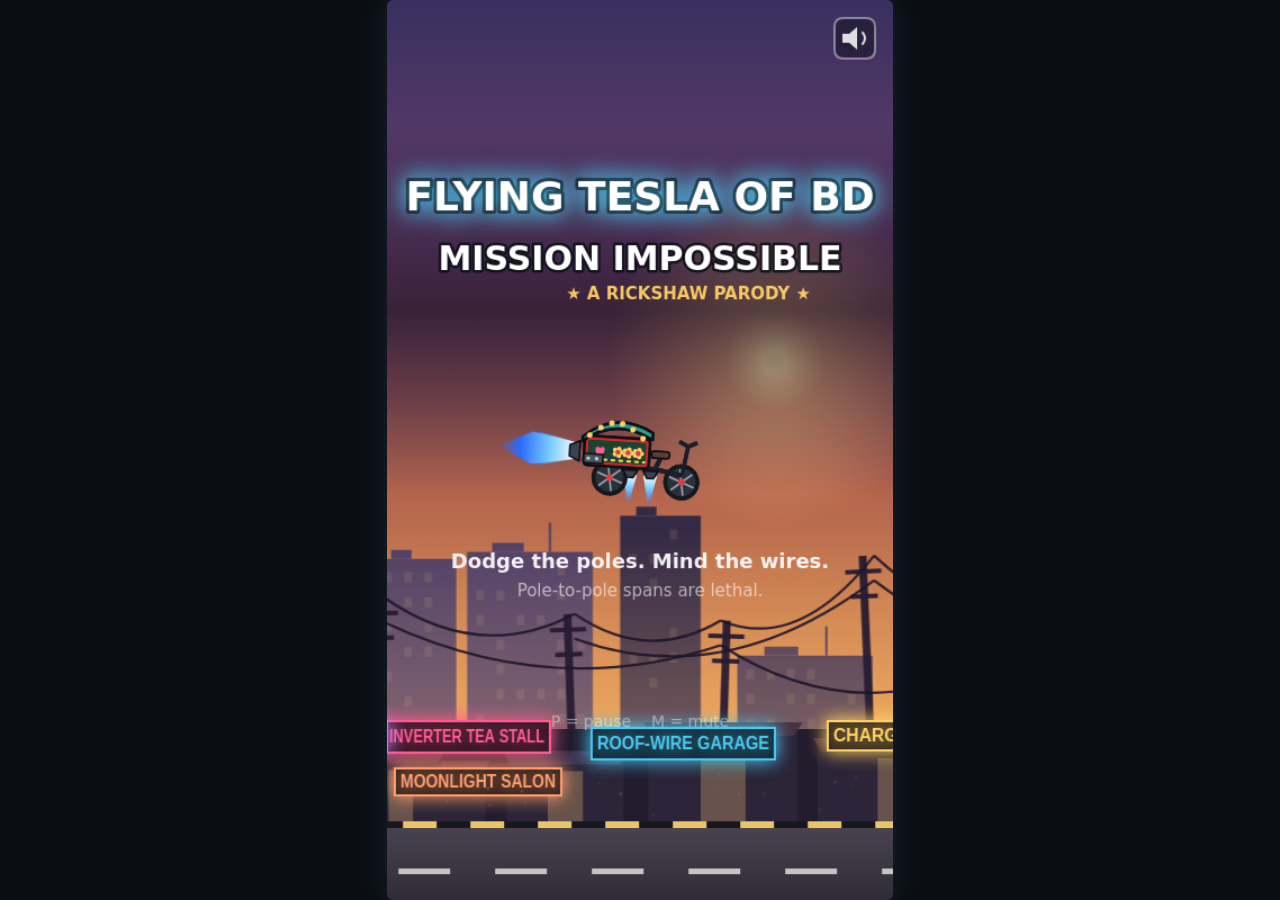
<file: assets/games/volt-flyer/index.html>
<!DOCTYPE html>
<html lang="en">
<head>
<meta charset="utf-8">
<meta name="viewport" content="width=device-width, initial-scale=1, maximum-scale=1, user-scalable=no, viewport-fit=cover">
<meta name="theme-color" content="#0b0d12">
<title>Flying Tesla of BD — Mission Impossible</title>
<style>
    html, body {
        margin: 0;
        padding: 0;
        height: 100%;
        background: #0b0d12;
        overflow: hidden;
        overscroll-behavior: none;
    }
    body {
        display: flex;
        align-items: center;
        justify-content: center;
    }
    #game {
        touch-action: none;
        user-select: none;
        -webkit-user-select: none;
        -webkit-tap-highlight-color: transparent;
        border-radius: 6px;
        box-shadow: 0 0 40px rgba(76, 201, 240, 0.12);
    }
</style>
</head>
<body>
<canvas id="game" width="450" height="800"></canvas>
<script src="src/config.js"></script>
<script src="src/art.js"></script>
<script src="src/audio.js"></script>
<script src="src/background.js"></script>
<script src="src/player.js"></script>
<script src="src/obstacles.js"></script>
<script src="src/game.js"></script>
</body>
</html>
</file>
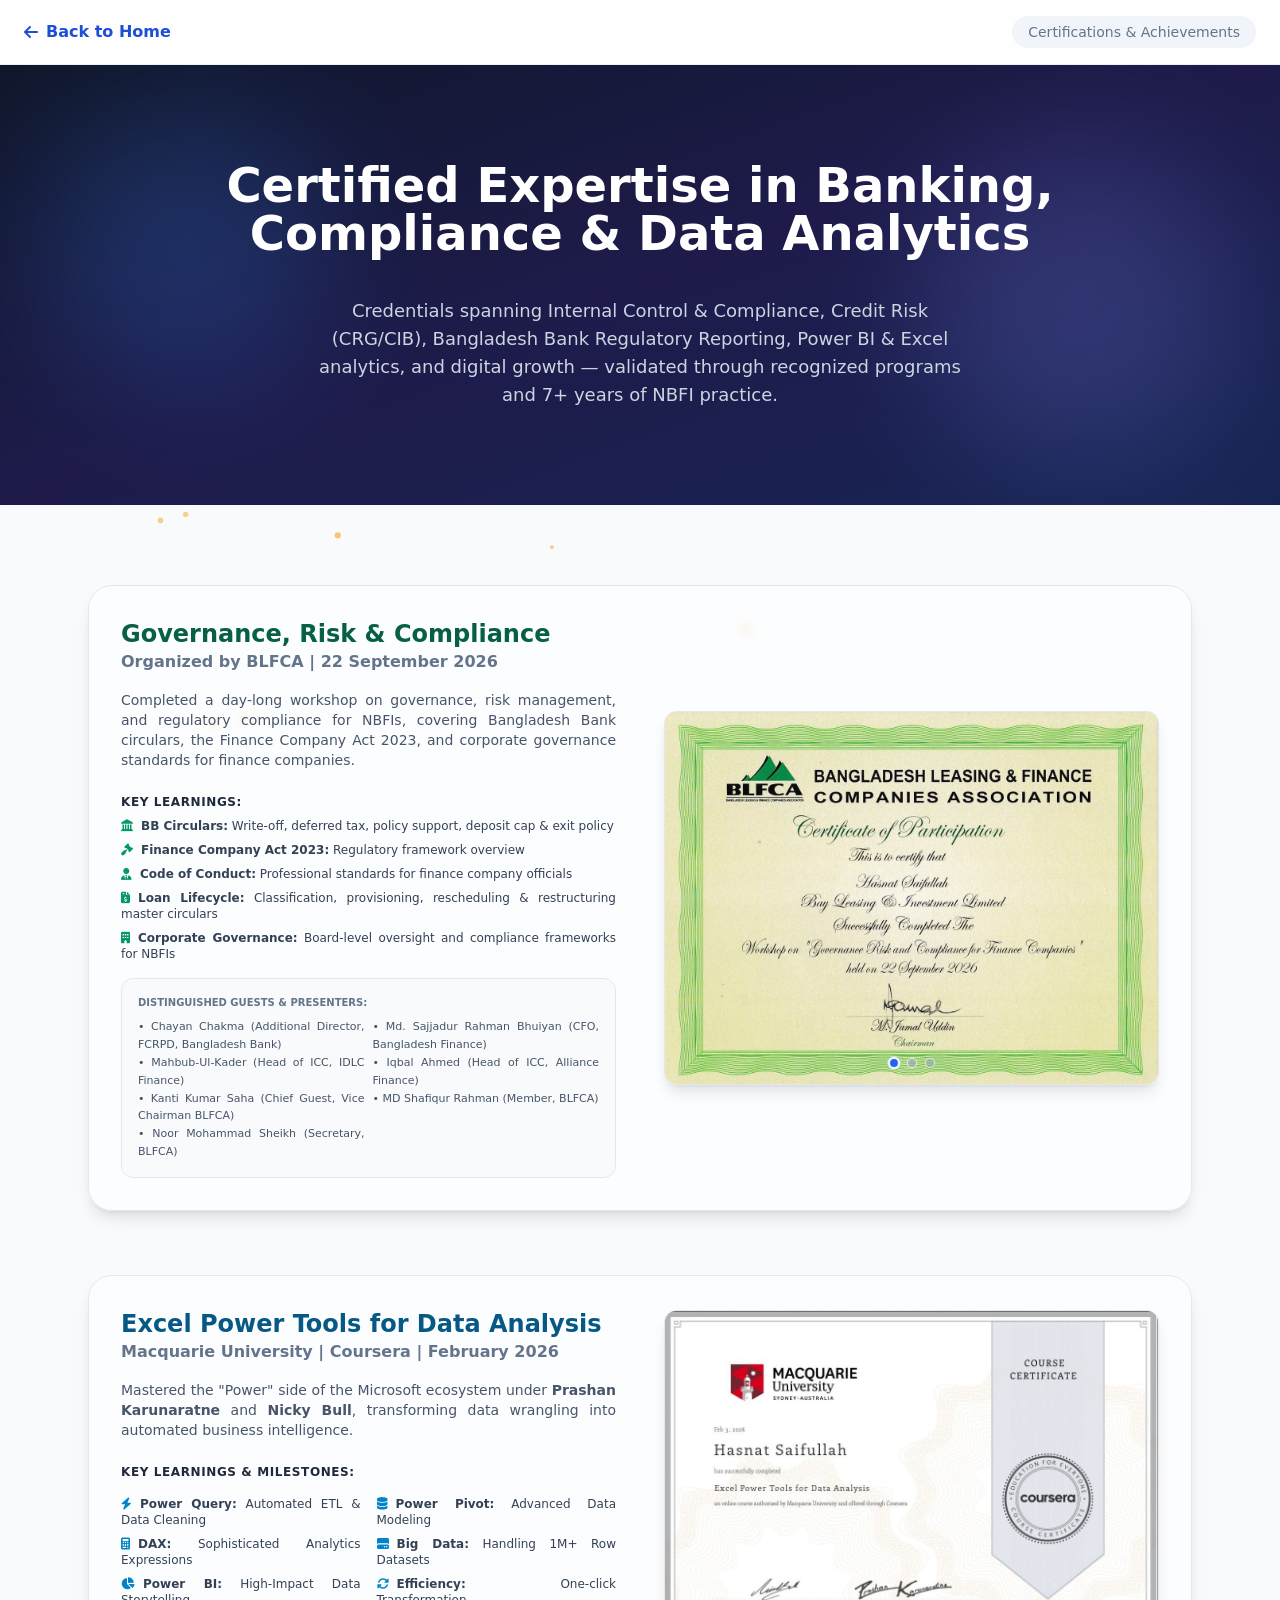
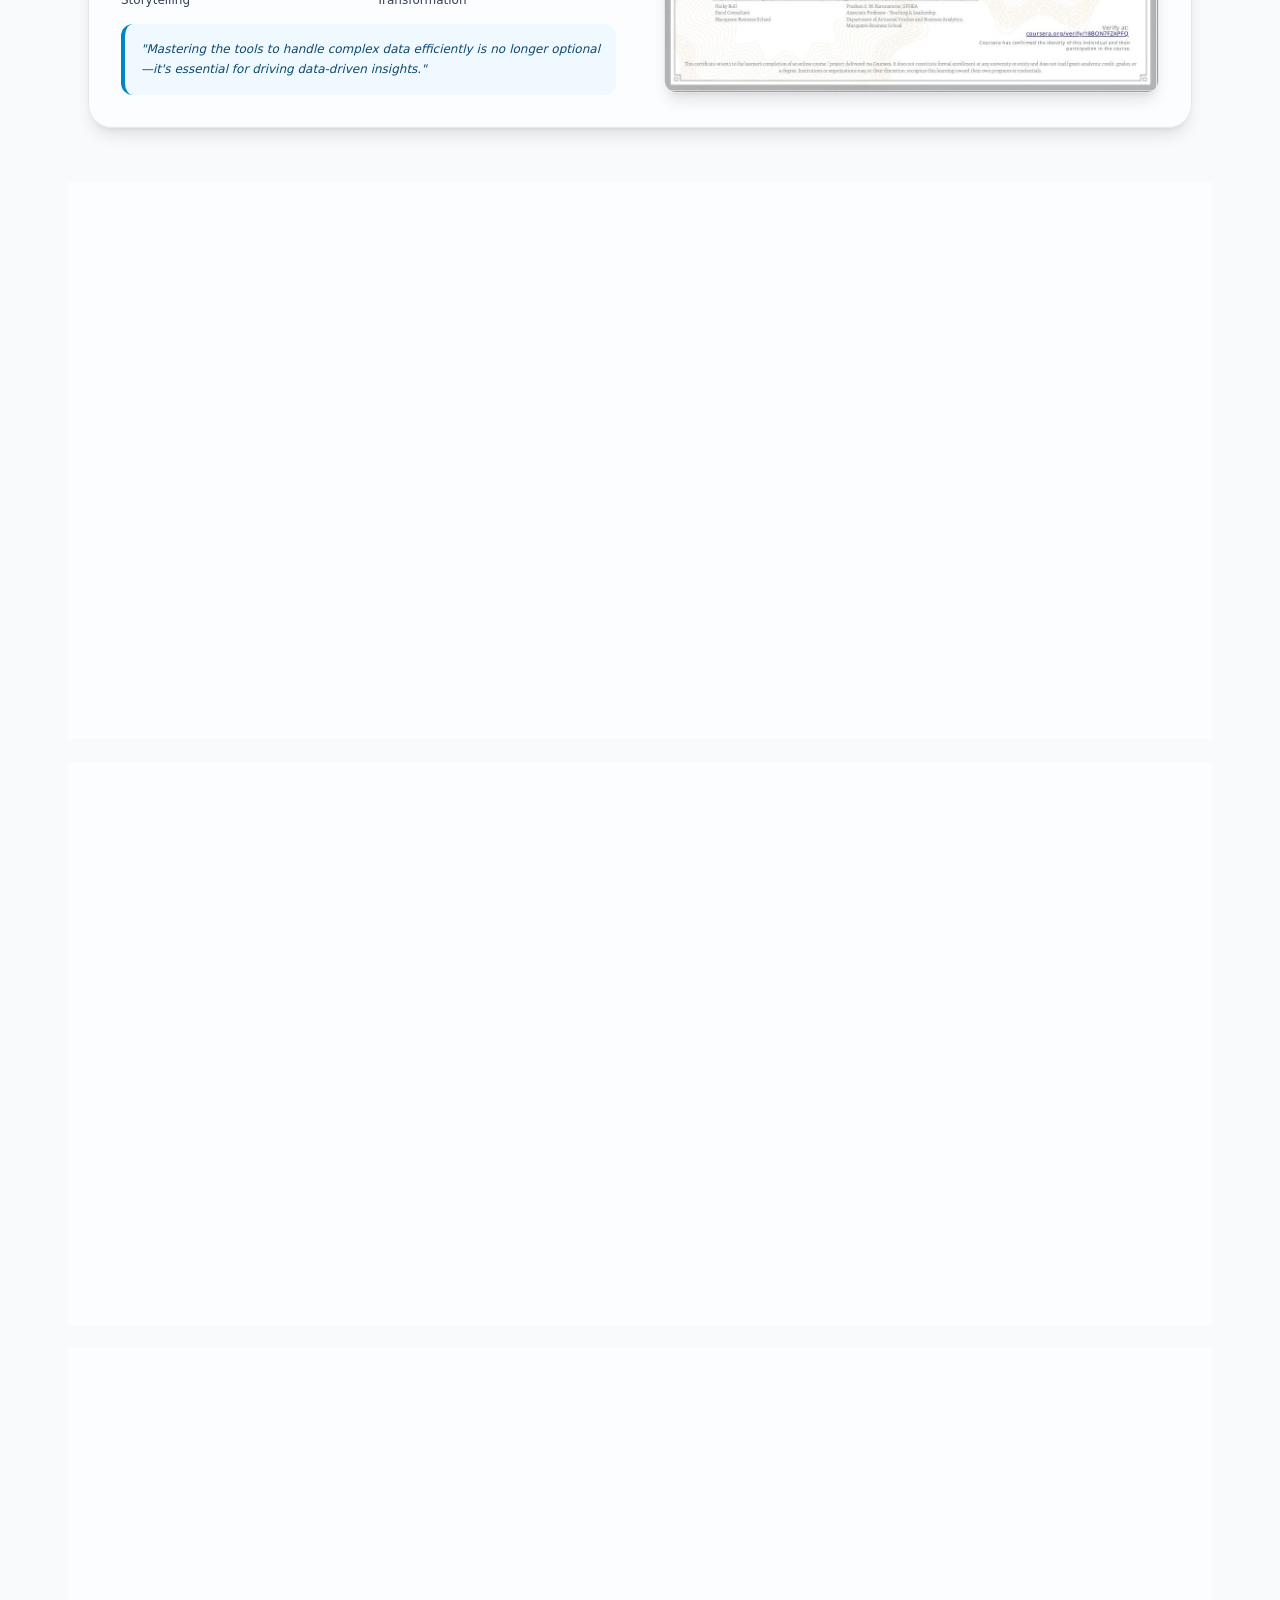
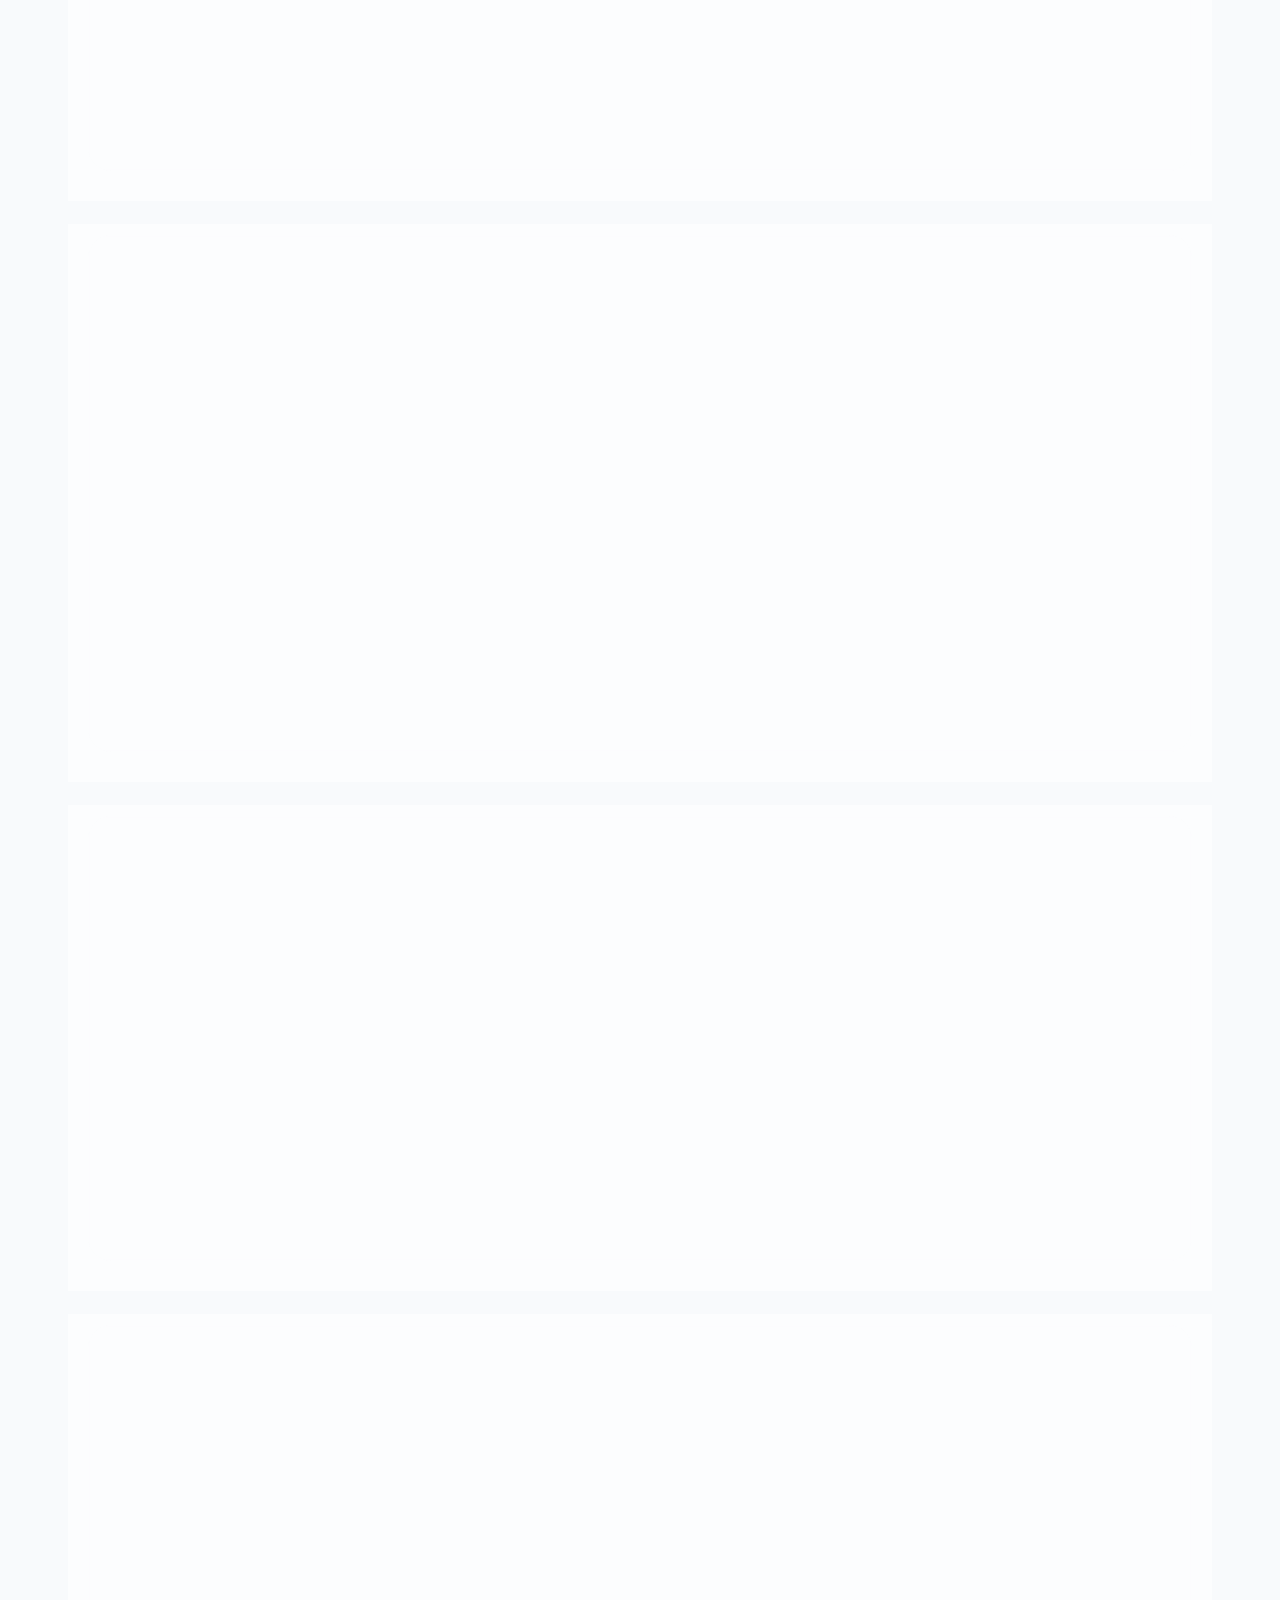
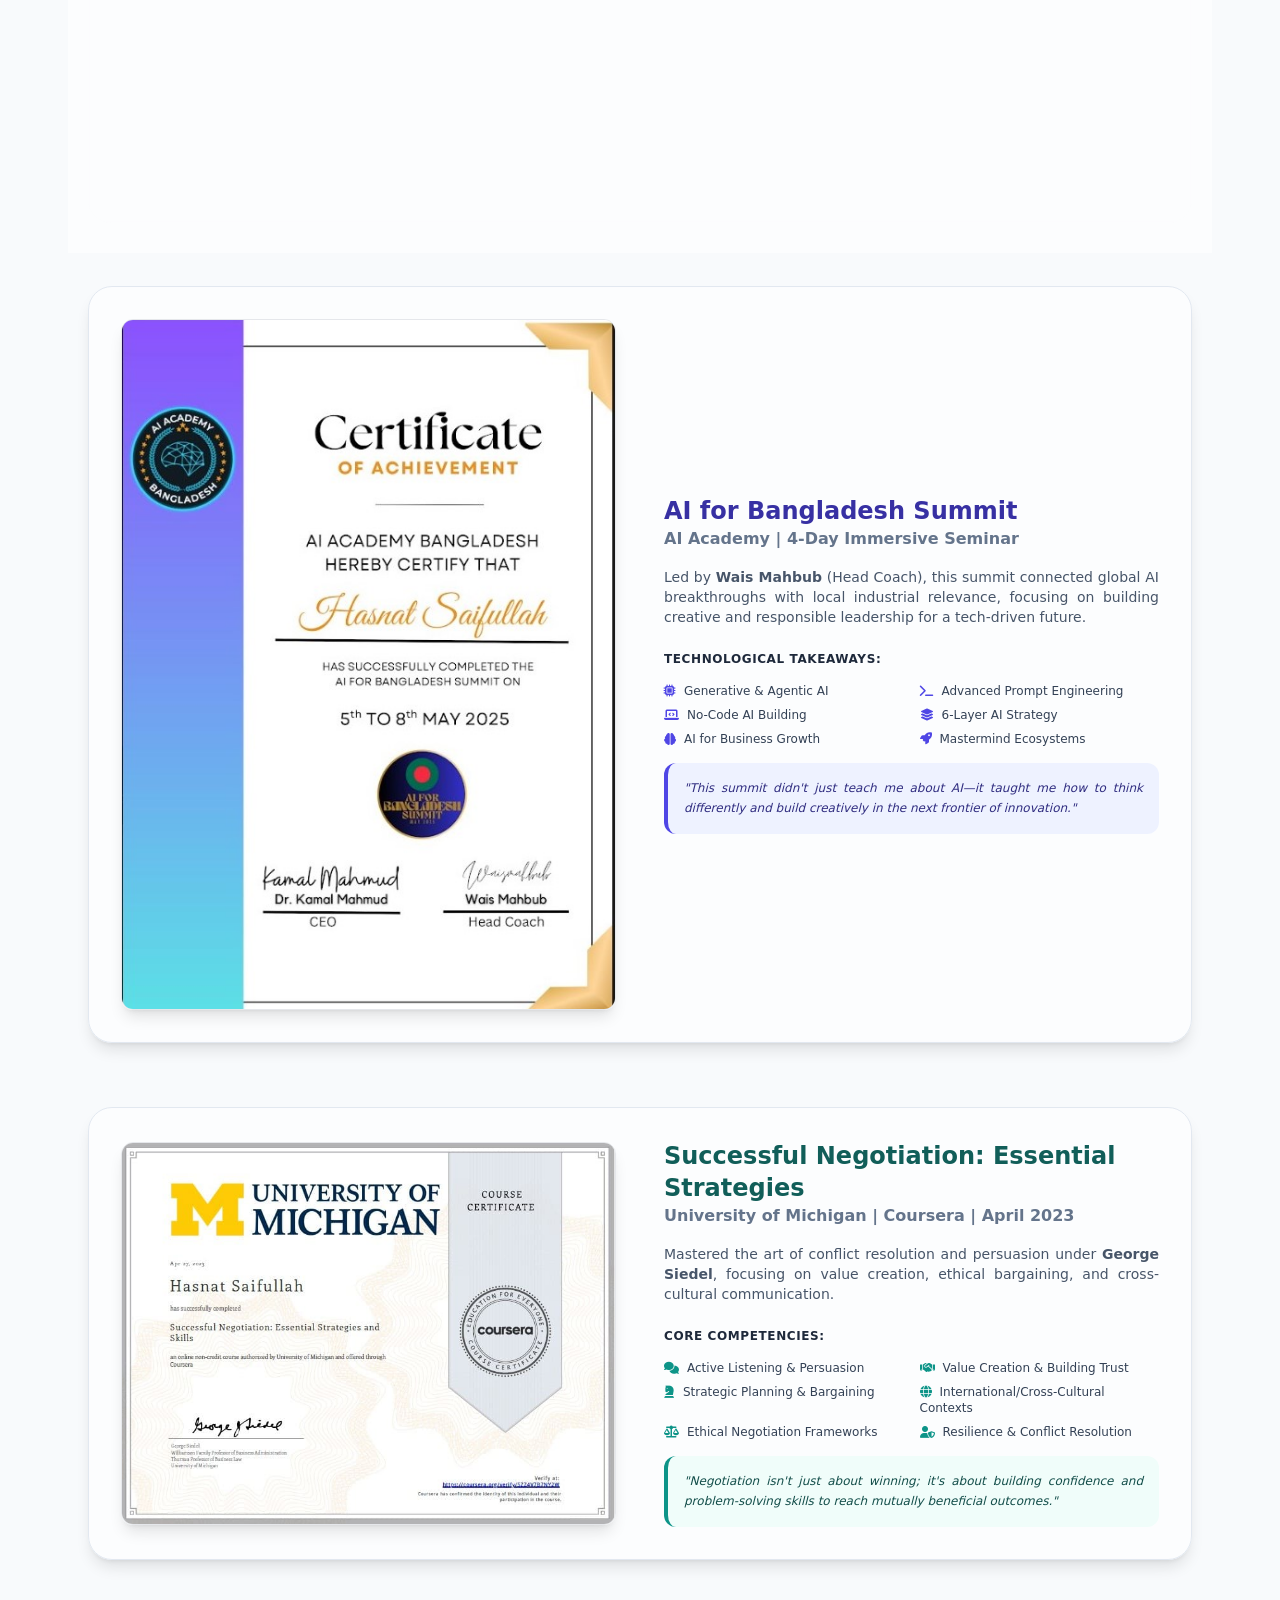
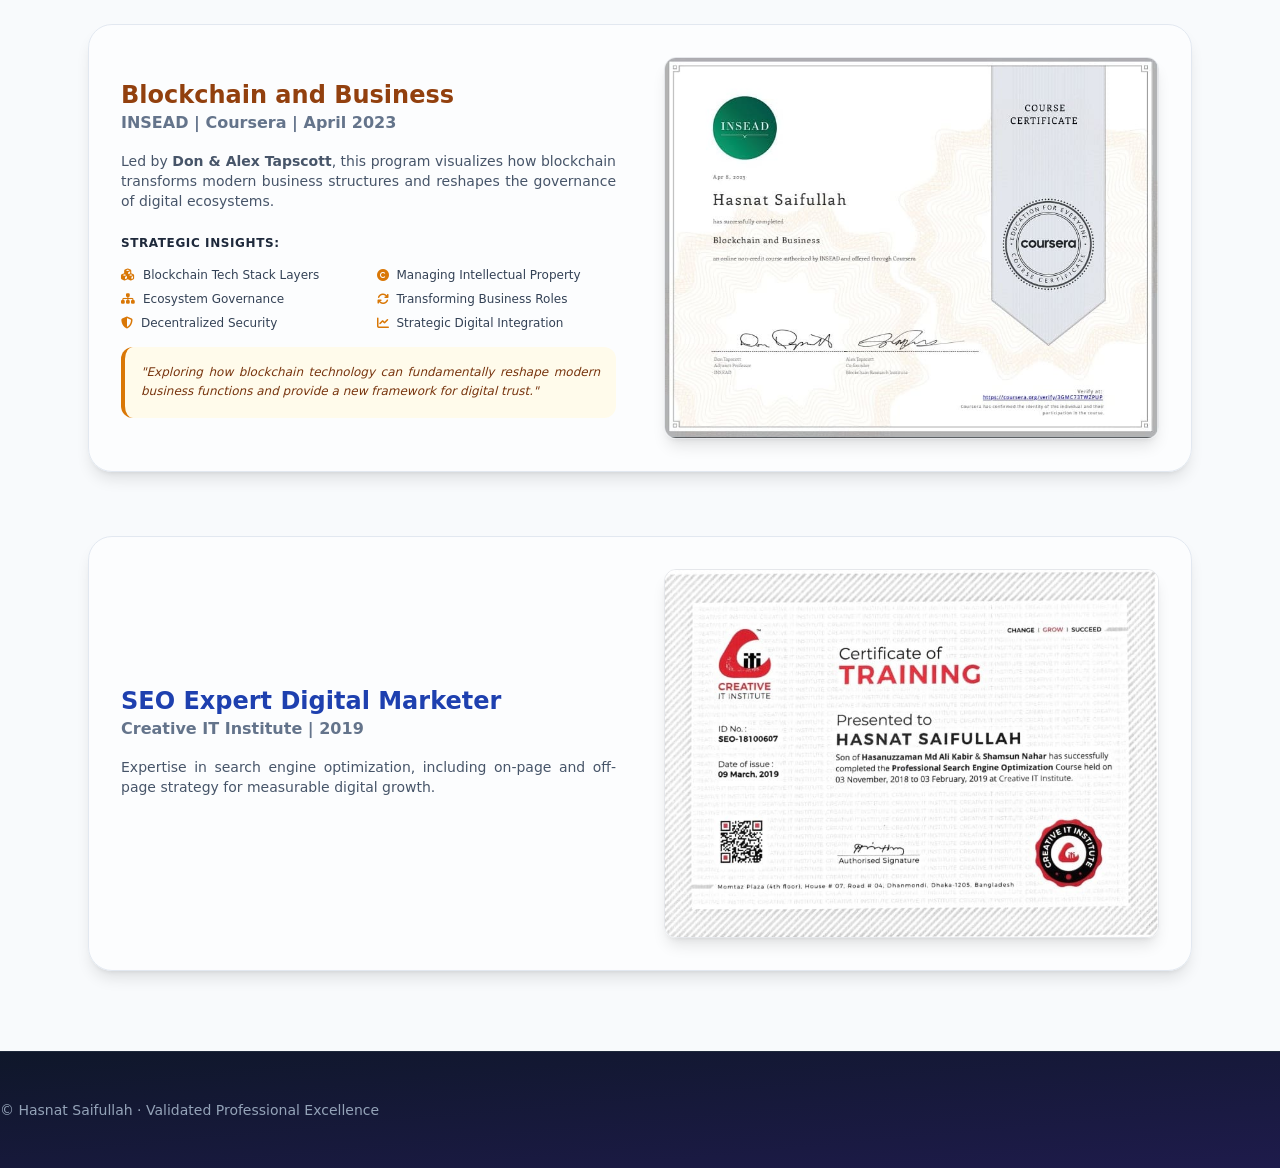
<file: achievements.html>
<!DOCTYPE html>
<html lang="en">
<head>
  <meta charset="UTF-8" />
  <meta name="viewport" content="width=device-width, initial-scale=1.0" />
  <meta name="description" content="Achievements and certifications: Governance, Risk &amp; Compliance, Excel Power Tools, Power BI Masterclass, Internal Control &amp; Compliance, JAIBB, BIBM, regulatory reporting, AI, negotiation &amp; blockchain." />
  <link rel="canonical" href="https://hasnatsaifullah.netlify.app/achievements" />
  <meta name="robots" content="index, follow, max-image-preview:large" />
  <meta property="og:title" content="Achievements | Hasnat Saifullah" />
  <meta property="og:description" content="Certifications in Banking, Compliance, Power BI, and Digital Growth." />
  <meta property="og:url" content="https://hasnatsaifullah.netlify.app/achievements" />
  <meta property="og:image" content="https://hasnatsaifullah.netlify.app/assets/images/profile.jpg" />
  <meta property="og:image:width" content="800" />
  <meta property="og:image:height" content="800" />
  <meta property="og:type" content="website" />
  <meta property="og:site_name" content="Hasnat Saifullah" />
  <meta name="theme-color" content="#0f172a">
  <meta name="twitter:card" content="summary_large_image" />
  <meta name="twitter:title" content="Achievements | Hasnat Saifullah" />
  <meta name="twitter:description" content="Certifications in Banking, Compliance, Power BI, and Digital Growth." />
  <meta name="twitter:image" content="https://hasnatsaifullah.netlify.app/assets/images/profile.jpg">

  <!-- Structured data: WebPage + certifications -->
  <script type="application/ld+json">
  {
    "@context": "https://schema.org",
    "@graph": [
      {
        "@type": "WebPage",
        "name": "Achievements | Hasnat Saifullah",
        "url": "https://hasnatsaifullah.netlify.app/achievements",
        "description": "Certifications in Banking, Compliance, Power BI, and Digital Growth.",
        "isPartOf": { "@type": "WebSite", "name": "Hasnat Saifullah", "url": "https://hasnatsaifullah.netlify.app/" },
        "about": { "@type": "Person", "name": "Hasnat Saifullah", "url": "https://hasnatsaifullah.netlify.app/" }
      },
      {
        "@type": "Person",
        "name": "Hasnat Saifullah",
        "url": "https://hasnatsaifullah.netlify.app/",
        "hasCredential": [
          { "@type": "EducationalOccupationalCredential", "name": "Governance, Risk & Compliance for Financial Institutions", "credentialCategory": "certificate", "recognizedBy": { "@type": "Organization", "name": "BLFCA" } },
          { "@type": "EducationalOccupationalCredential", "name": "Excel Power Tools for Data Analysis", "credentialCategory": "certificate" },
          { "@type": "EducationalOccupationalCredential", "name": "Create Charts and Dashboards Using Microsoft Excel", "credentialCategory": "certificate" },
          { "@type": "EducationalOccupationalCredential", "name": "Power BI Masterclass & Business Analytics", "credentialCategory": "certificate" },
          { "@type": "EducationalOccupationalCredential", "name": "Banking Professional Examination (JAIBB)", "credentialCategory": "certificate", "recognizedBy": { "@type": "Organization", "name": "Institute of Bankers, Bangladesh" } },
          { "@type": "EducationalOccupationalCredential", "name": "Internal Control & Compliance of Finance Companies", "credentialCategory": "certificate", "recognizedBy": { "@type": "Organization", "name": "BLFCA" } },
          { "@type": "EducationalOccupationalCredential", "name": "Project Appraisal & Credit Management", "credentialCategory": "certificate", "recognizedBy": { "@type": "Organization", "name": "BIBM" } },
          { "@type": "EducationalOccupationalCredential", "name": "Regulatory Reporting for Finance Companies", "credentialCategory": "certificate" },
          { "@type": "EducationalOccupationalCredential", "name": "AI for Bangladesh Summit", "credentialCategory": "certificate" },
          { "@type": "EducationalOccupationalCredential", "name": "Successful Negotiation: Essential Strategies", "credentialCategory": "certificate" },
          { "@type": "EducationalOccupationalCredential", "name": "Blockchain and Business", "credentialCategory": "certificate" },
          { "@type": "EducationalOccupationalCredential", "name": "SEO Expert Digital Marketer", "credentialCategory": "certificate" }
        ]
      }
    ]
  }
  </script>
  <title>Achievements | Hasnat Saifullah</title>

  <!-- DNS prefetch -->
  <link rel="dns-prefetch" href="//cdnjs.cloudflare.com">

  <!-- Favicon -->
  <link rel="icon" type="image/png" href="assets/images/hasnat saifullah photo favcon.jpg">

  <!-- Tailwind (blocking — production build) -->
  <link rel="stylesheet" href="assets/css/tailwind.css">

  <!-- Font Awesome — non-blocking -->
 <link rel="stylesheet"
      href="https://cdnjs.cloudflare.com/ajax/libs/font-awesome/6.5.0/css/all.min.css">

  <!-- Shared CSS -->
  <link rel="stylesheet" href="assets/css/global.css">

  <!-- Page JS — deferred -->
  <script src="assets/js/achievements.js" defer></script>

<link href="https://unpkg.com/aos@2.3.1/dist/aos.css" rel="stylesheet" media="print" onload="this.media='all'">
<script src="https://unpkg.com/aos@2.3.1/dist/aos.js" defer></script>

</head>
<body class="bg-slate-50 text-slate-900 font-sans">
<canvas id="achievements-canvas" class="fixed inset-0 w-full h-full pointer-events-none z-[-1] opacity-70" aria-hidden="true"></canvas>

<!-- ===== NAVIGATION ===== -->
<nav class="bg-white/80 backdrop-blur-md border-b border-slate-200/60 sticky top-0 z-50 shadow-sm">
  <div class="max-w-7xl mx-auto px-6 py-4 flex justify-between items-center">
    <a href="index.html" class="group flex items-center gap-2 text-blue-700 font-semibold hover:text-blue-600 transition">
      <i class="fas fa-arrow-left group-hover:-translate-x-1 transition"></i>
      <span>Back to Home</span>
    </a>
    <span class="text-slate-500 font-medium bg-slate-100 px-4 py-1.5 rounded-full text-sm">Certifications & Achievements</span>
  </div>
</nav>

<!-- ===== HERO HEADER ===== -->
<section class="relative py-24 px-6 overflow-hidden bg-gradient-to-br from-slate-900 via-indigo-950 to-blue-950 text-white">
  <div class="absolute inset-0 opacity-20">
    <div class="absolute top-10 left-10 w-72 h-72 bg-blue-500 rounded-full mix-blend-multiply filter blur-3xl animate-pulse"></div>
    <div class="absolute bottom-10 right-10 w-80 h-80 bg-indigo-400 rounded-full mix-blend-multiply filter blur-3xl animate-pulse delay-1000"></div>
  </div>
  <div class="absolute inset-0 bg-[url('data:image/svg+xml,%3Csvg width=\"60\" height=\"60\" viewBox=\"0 0 60 60\" xmlns=\"http://www.w3.org/2000/svg\"%3E%3Cpath d=\"M0 0h60v60H0z\" fill=\"none\" stroke=\"%233b82f6\" stroke-width=\"0.5\" stroke-opacity=\"0.2\"/%3E%3C/svg%3E')]"></div>

  <div class="max-w-4xl mx-auto text-center relative z-10" data-aos="fade-up">
    <h1 class="text-4xl md:text-5xl font-extrabold mb-4 shiny-underline inline-block">Certified Expertise in Banking, Compliance &amp; Data Analytics</h1>
    <p class="text-lg text-slate-300 mt-6 max-w-2xl mx-auto">
      Credentials spanning Internal Control &amp; Compliance, Credit Risk (CRG/CIB), Bangladesh Bank Regulatory Reporting, Power BI &amp; Excel analytics, and digital growth — validated through recognized programs and 7+ years of NBFI practice.
    </p>
  </div>
</section>

<main class="max-w-6xl mx-auto px-6 py-20 space-y-16">

  <!-- Governance, Risk & Compliance — Sep 2026 -->
  <section id="blfca-grc" class="grid md:grid-cols-2 gap-12 items-center bg-white/50 backdrop-blur-sm p-8 rounded-3xl border border-slate-200 shadow-lg hover:shadow-xl transition">
    <div class="relative overflow-hidden rounded-xl shadow-lg border md:order-last group">
      <div id="slider-grc" class="flex transition-transform duration-500 ease-in-out" style="transform:translateX(0%);">
        <img src="assets/images/Governance_Risk_&amp;_Compliance_for_FIs.jpg" class="w-full h-auto object-cover flex-shrink-0" alt="Certificate of participation — Governance, Risk &amp; Compliance workshop for finance companies (BLFCA, September 2026)" loading="lazy" />
        <img src="assets/images/grc workshop certificate receive.jpg" class="w-full h-auto object-cover flex-shrink-0" alt="Hasnat Saifullah receiving the certificate at the BLFCA Governance, Risk &amp; Compliance workshop" loading="lazy" />
        <img src="assets/images/grc workshop group photo.jpg" class="w-full h-auto object-cover flex-shrink-0" alt="Group photo of attendees and presenters at the BLFCA Governance, Risk &amp; Compliance workshop" loading="lazy" />
      </div>
      <button onclick="moveGrcSlider(-1)" aria-label="Previous GRC workshop image" class="absolute left-2 top-1/2 -translate-y-1/2 bg-black/30 hover:bg-black/60 text-white p-2 rounded-full opacity-0 group-hover:opacity-100 transition-opacity">
        <i class="fas fa-chevron-left"></i>
      </button>
      <button onclick="moveGrcSlider(1)" aria-label="Next GRC workshop image" class="absolute right-2 top-1/2 -translate-y-1/2 bg-black/30 hover:bg-black/60 text-white p-2 rounded-full opacity-0 group-hover:opacity-100 transition-opacity">
        <i class="fas fa-chevron-right"></i>
      </button>
      <div id="dots-grc" class="absolute bottom-4 left-1/2 -translate-x-1/2 z-40 flex items-center gap-2"></div>
    </div>
    <div>
      <h2 class="text-2xl font-bold text-emerald-800">Governance, Risk & Compliance</h2>
      <p class="text-slate-500 font-semibold mb-4">Organized by BLFCA | 22 September 2026</p>
      <p class="text-slate-600 text-sm mb-6">Completed a day-long workshop on governance, risk management, and regulatory compliance for NBFIs, covering Bangladesh Bank circulars, the Finance Company Act 2023, and corporate governance standards for finance companies.</p>
      <div class="space-y-4">
        <div>
          <h4 class="font-bold text-slate-800 text-xs uppercase tracking-wider mb-2">Key Learnings:</h4>
          <ul class="grid grid-cols-1 gap-2 text-xs text-slate-700 font-medium">
            <li><i class="fas fa-landmark text-emerald-600 mr-2"></i><strong>BB Circulars:</strong> Write-off, deferred tax, policy support, deposit cap & exit policy</li>
            <li><i class="fas fa-gavel text-emerald-600 mr-2"></i><strong>Finance Company Act 2023:</strong> Regulatory framework overview</li>
            <li><i class="fas fa-user-tie text-emerald-600 mr-2"></i><strong>Code of Conduct:</strong> Professional standards for finance company officials</li>
            <li><i class="fas fa-file-invoice-dollar text-emerald-600 mr-2"></i><strong>Loan Lifecycle:</strong> Classification, provisioning, rescheduling & restructuring master circulars</li>
            <li><i class="fas fa-building text-emerald-600 mr-2"></i><strong>Corporate Governance:</strong> Board-level oversight and compliance frameworks for NBFIs</li>
          </ul>
        </div>
        <div class="bg-slate-50 p-4 rounded-xl border border-slate-200">
          <p class="text-[10px] uppercase font-bold text-slate-500 mb-2">Distinguished Guests & Presenters:</p>
          <ul class="text-[11px] text-slate-600 grid grid-cols-2 gap-x-2 leading-relaxed">
            <li>• Chayan Chakma (Additional Director, FCRPD, Bangladesh Bank)</li>
            <li>• Md. Sajjadur Rahman Bhuiyan (CFO, Bangladesh Finance)</li>
            <li>• Mahbub-Ul-Kader (Head of ICC, IDLC Finance)</li>
            <li>• Iqbal Ahmed (Head of ICC, Alliance Finance)</li>
            <li>• Kanti Kumar Saha (Chief Guest, Vice Chairman BLFCA)</li>
            <li>• MD Shafiqur Rahman (Member, BLFCA)</li>
            <li>• Noor Mohammad Sheikh (Secretary, BLFCA)</li>
          </ul>
        </div>
      </div>
    </div>
  </section>

  <!-- Excel Power Tools — Feb 2026 -->
  <section id="excel-power-tools" class="grid md:grid-cols-2 gap-12 items-center bg-white/50 backdrop-blur-sm p-8 rounded-3xl border border-slate-200 shadow-lg hover:shadow-xl transition">
    <div class="md:order-first">
      <h2 class="text-2xl font-bold text-sky-800">Excel Power Tools for Data Analysis</h2>
      <p class="text-slate-500 font-semibold mb-4">Macquarie University | Coursera | February 2026</p>
      <p class="text-slate-600 text-sm mb-6">Mastered the "Power" side of the Microsoft ecosystem under <strong>Prashan Karunaratne</strong> and <strong>Nicky Bull</strong>, transforming data wrangling into automated business intelligence.</p>
      <div class="space-y-4">
        <h4 class="font-bold text-slate-800 text-xs uppercase tracking-wider mb-2">Key Learnings & Milestones:</h4>
        <ul class="grid grid-cols-1 sm:grid-cols-2 gap-x-4 gap-y-2 text-xs text-slate-700 font-medium">
          <li><i class="fas fa-bolt text-sky-600 mr-2"></i><strong>Power Query:</strong> Automated ETL & Data Cleaning</li>
          <li><i class="fas fa-database text-sky-600 mr-2"></i><strong>Power Pivot:</strong> Advanced Data Modeling</li>
          <li><i class="fas fa-calculator text-sky-600 mr-2"></i><strong>DAX:</strong> Sophisticated Analytics Expressions</li>
          <li><i class="fas fa-hdd text-sky-600 mr-2"></i><strong>Big Data:</strong> Handling 1M+ Row Datasets</li>
          <li><i class="fas fa-chart-pie text-sky-600 mr-2"></i><strong>Power BI:</strong> High-Impact Data Storytelling</li>
          <li><i class="fas fa-sync-alt text-sky-600 mr-2"></i><strong>Efficiency:</strong> One-click Transformation</li>
        </ul>
        <div class="mt-6 p-4 bg-sky-50 rounded-xl border-l-4 border-sky-600">
          <p class="text-xs text-sky-900 leading-relaxed italic">"Mastering the tools to handle complex data efficiently is no longer optional—it's essential for driving data-driven insights."</p>
        </div>
      </div>
    </div>
    <div class="rounded-xl shadow-lg border overflow-hidden">
      <img src="assets/images/excel power tools macquarie university.jpg" class="w-full h-auto object-cover" alt="Excel Power Tools Certificate" loading="lazy" />
    </div>
  </section>

  <!-- Excel Charts — Jan 2026 -->
  <section id="excel-charts" class="grid md:grid-cols-2 gap-12 items-center bg-white/50 backdrop-blur-sm p-8 rounded-3xl border border-slate-200 shadow-lg hover:shadow-xl transition">
    <div class="relative overflow-hidden rounded-xl shadow-lg border group">
      <div id="slider-excel" class="flex transition-transform duration-500 ease-in-out" style="transform:translateX(0%);">
        <img src="assets/images/create charts and dashboards using microsoft excel.jpg" class="w-full h-auto object-cover flex-shrink-0" alt="Excel Dashboard Certificate" loading="lazy" />
      </div>
    </div>
    <div>
      <h2 class="text-2xl font-bold text-green-800">Create Charts and Dashboards Using Microsoft Excel</h2>
      <p class="text-slate-500 font-semibold mb-4">Coursera Guided Project | Data Visualization | January 2026</p>
      <p class="text-slate-600 text-sm mb-6">Mastered the ability to transform raw datasets into high-level executive summaries using advanced Excel features and visualization techniques.</p>
      <div class="space-y-4">
        <h4 class="font-bold text-slate-800 text-xs uppercase tracking-wider mb-2">Technical Skills Applied:</h4>
        <ul class="grid grid-cols-1 gap-y-3 text-xs text-slate-700 font-medium">
          <li><i class="fas fa-table text-green-600 mr-2"></i><strong>PivotTable Architecture:</strong> Assessing complex data relationships and summarizing variables.</li>
          <li><i class="fas fa-chart-bar text-green-600 mr-2"></i><strong>Dynamic Visualization:</strong> Designing professional line, bar, and pie charts for clear reporting.</li>
          <li><i class="fas fa-th-large text-green-600 mr-2"></i><strong>Dashboard Composition:</strong> Building integrated global pictures of data for stakeholder presentations.</li>
        </ul>
        <div class="mt-6 p-4 bg-green-50 rounded-xl border-l-4 border-green-600">
          <p class="text-xs text-green-900 leading-relaxed italic">"Expertise in bridging the gap between raw data entries and strategic visual insights."</p>
        </div>
      </div>
    </div>
  </section>

  <!-- Power BI Masterclass — Nov 2025 -->
  <section id="power-bi-masterclass" class="grid md:grid-cols-2 gap-12 items-center bg-white/50 backdrop-blur-sm p-8 rounded-3xl border border-slate-200 shadow-lg hover:shadow-xl transition">
    <div class="relative overflow-hidden rounded-xl shadow-lg border group">
      <div id="slider-ostad-unbolt" class="flex transition-transform duration-500 ease-in-out" style="transform:translateX(0%);">
        <img src="assets/images/Developing Comprehensive Data Analysis with Power BI.jpg" class="w-full h-auto object-cover flex-shrink-0" alt="Developing Comprehensive Data Analysis with Power BI" loading="lazy" />
        <img src="assets/images/ostad power bi.jpg" class="w-full h-auto object-cover flex-shrink-0" alt="Ostad Power BI Certificate" loading="lazy" />
        <img src="assets/images/unbolt academy power bi.jpg" class="w-full h-auto object-cover flex-shrink-0" alt="Unbolt Academy Certificate" loading="lazy" />
      </div>
      <button onclick="moveOstadUnboltSlider(-1)" aria-label="Previous Power BI certificate image" class="absolute left-2 top-1/2 -translate-y-1/2 bg-black/30 hover:bg-black/60 text-white p-2 rounded-full opacity-0 group-hover:opacity-100 transition-opacity">
        <i class="fas fa-chevron-left"></i>
      </button>
      <button onclick="moveOstadUnboltSlider(1)" aria-label="Next Power BI certificate image" class="absolute right-2 top-1/2 -translate-y-1/2 bg-black/30 hover:bg-black/60 text-white p-2 rounded-full opacity-0 group-hover:opacity-100 transition-opacity">
        <i class="fas fa-chevron-right"></i>
      </button>
      <div id="dots-ostad-unbolt" class="absolute bottom-4 left-1/2 -translate-x-1/2 z-40 flex items-center gap-2"></div>
    </div>
    <div>
      <h2 class="text-2xl font-bold text-blue-800">Power BI Masterclass & Business Analytics</h2>
      <p class="text-slate-500 font-semibold mb-4">Ostad & Unbolt Academy | Modern Business Intelligence | Nov 2025</p>
      <p class="text-slate-600 text-sm mb-6">Elevated my analytics capabilities by adopting a data mindset—transforming complex datasets into strategic, actionable visual narratives to optimize business performance.</p>
      <div class="space-y-4">
        <div>
          <h4 class="font-bold text-slate-800 text-xs uppercase tracking-wider mb-2">Real-World Competencies:</h4>
          <ul class="grid grid-cols-1 gap-2 text-xs text-slate-700 font-medium">
            <li><i class="fas fa-chart-pie text-purple-600 mr-2"></i>Dynamic & interactive dashboard architecture</li>
            <li><i class="fas fa-calculator text-purple-600 mr-2"></i>DAX engineering for deep analytical logic</li>
            <li><i class="fas fa-project-diagram text-purple-600 mr-2"></i>End-to-end reporting workflows aligned with KPIs</li>
            <li><i class="fas fa-eye text-purple-600 mr-2"></i>Visual storytelling for high-value decision making</li>
          </ul>
        </div>
        <div class="bg-purple-50 p-4 rounded-xl border border-purple-100">
          <p class="text-[10px] uppercase font-bold text-purple-800 mb-2">Mentorship Acknowledgement:</p>
          <p class="text-xs text-slate-700 leading-relaxed italic">Special thanks to <strong>Mir Masud Uz Zaman</strong> (Ostad) and <strong>Shifat Ul Hoque Sonnet</strong> (Unbolt Academy) for delivering an exceptional learning experience.</p>
        </div>
      </div>
    </div>
  </section>

  <!-- JAIBB — Oct 2025 -->
  <section id="jaibb-1st" class="grid md:grid-cols-2 gap-12 items-center bg-white/50 backdrop-blur-sm p-8 rounded-3xl border border-slate-200 shadow-lg hover:shadow-xl transition">
    <img src="assets/images/cert-jaibb.jpg" class="rounded-xl shadow-lg border" alt="JAIBB Certificate" loading="lazy" />
    <div>
      <h2 class="text-2xl font-bold text-blue-800">Banking Professional Examination (JAIBB)</h2>
      <p class="text-slate-500 font-semibold mb-4">Institute of Bankers, Bangladesh (IBB) | Oct 2025</p>
      <p class="text-slate-600 text-sm mb-6">Advanced certification covering the core pillars of the financial system and ethical banking practices.</p>
      <ul class="grid grid-cols-2 gap-2 text-xs text-slate-700 font-medium">
        <li><i class="fas fa-check text-blue-500 mr-2"></i>Laws and Practice of Banking</li>
        <li><i class="fas fa-check text-blue-500 mr-2"></i>Monetary & Financial System</li>
        <li><i class="fas fa-check text-blue-500 mr-2"></i>Ethics in Banking</li>
        <li><i class="fas fa-check text-blue-500 mr-2"></i>Organizational Management</li>
        <li><i class="fas fa-check text-blue-500 mr-2"></i>Principal of Economics</li>
        <li><i class="fas fa-check text-blue-500 mr-2"></i>Governance in FI</li>
      </ul>
    </div>
  </section>

  <!-- Internal Control — BLFCA -->
  <section id="internal-control" class="grid md:grid-cols-2 gap-12 items-center bg-white/50 backdrop-blur-sm p-8 rounded-3xl border border-slate-200 shadow-lg hover:shadow-xl transition">
    <div class="relative overflow-hidden rounded-xl shadow-lg border group">
      <div id="slider-blfca" class="flex transition-transform duration-500 ease-in-out" style="transform:translateX(0%);">
        <img src="assets/images/internalcontrolandcomplianceoffinancecompaniesblfcacertificatejpg.jpg" class="w-full h-auto object-cover flex-shrink-0" alt="BLFCA ICC Certificate" loading="lazy" />
        <img src="assets/images/internal control and compliance of finance companies groupphoto blfca.jpg" class="w-full h-auto object-cover flex-shrink-0" alt="BLFCA Group Photo" loading="lazy" />
        <img src="assets/images/internal control and compliance of finance companies certificate receive blfca.jpg" class="w-full h-auto object-cover flex-shrink-0" alt="Hasnat Saifullah receiving the certificate at the BLFCA Internal Control &amp; Compliance training" loading="lazy" />
      </div>
      <button onclick="moveBlfcaSlider(-1)" aria-label="Previous BLFCA certificate image" class="absolute left-2 top-1/2 -translate-y-1/2 bg-black/30 hover:bg-black/60 text-white p-2 rounded-full opacity-0 group-hover:opacity-100 transition-opacity">
        <i class="fas fa-chevron-left"></i>
      </button>
      <button onclick="moveBlfcaSlider(1)" aria-label="Next BLFCA certificate image" class="absolute right-2 top-1/2 -translate-y-1/2 bg-black/30 hover:bg-black/60 text-white p-2 rounded-full opacity-0 group-hover:opacity-100 transition-opacity">
        <i class="fas fa-chevron-right"></i>
      </button>
      <div id="dots-blfca" class="absolute bottom-4 left-1/2 -translate-x-1/2 z-40 flex items-center gap-2"></div>
    </div>
    <div>
      <h2 class="text-2xl font-bold text-blue-800">Internal Control & Compliance of Finance Companies</h2>
      <p class="text-slate-500 font-semibold mb-4">BLFCA | Certification by Director DFIM, Bangladesh Bank</p>
      <p class="text-slate-600 text-sm mb-6">A deep dive into building trust and sustainable systems through structured auditing practices and the implementation of the ICC Checklist and Guidelines.</p>
      <div class="space-y-4">
        <div>
          <h4 class="font-bold text-slate-800 text-xs uppercase tracking-wider mb-2">Key Reflections:</h4>
          <ul class="grid grid-cols-1 gap-2 text-xs text-slate-700 font-medium">
            <li><i class="fas fa-shield-alt text-blue-500 mr-2"></i>Reducing audit friction via structured ICC practices</li>
            <li><i class="fas fa-clipboard-check text-blue-500 mr-2"></i>Using ICC Checklists to minimize operational errors</li>
            <li><i class="fas fa-users text-blue-500 mr-2"></i>Strengthening inter-departmental compliance goals</li>
            <li><i class="fas fa-balance-scale text-blue-500 mr-2"></i>Enhancing governance through application of best practices</li>
          </ul>
        </div>
        <div class="bg-slate-50 p-4 rounded-xl border border-slate-200">
          <p class="text-[10px] uppercase font-bold text-slate-500 mb-2">Distinguished Presenters:</p>
          <ul class="text-[11px] text-slate-600 grid grid-cols-2 gap-x-2 leading-relaxed">
            <li>• Sabrina Mehnaz (United Finance)</li>
            <li>• Mahbubul Kader (IDLC Finance)</li>
            <li>• Amitav Deb Nath FCA (BD Finance)</li>
            <li>• Iqbal Ahmed (Alliance Finance)</li>
            <li class="col-span-2">• Noor Mohammad Sheikh (Secretary, BLFCA)</li>
          </ul>
        </div>
      </div>
    </div>
  </section>

  <!-- BIBM — Jul 2025 -->
  <section id="bibm" class="grid md:grid-cols-2 gap-12 items-center bg-white/50 backdrop-blur-sm p-8 rounded-3xl border border-slate-200 shadow-lg hover:shadow-xl transition">
    <div class="relative overflow-hidden rounded-xl shadow-lg border md:order-last group">
      <div id="slider-bibm" class="flex transition-transform duration-500 ease-in-out" style="transform:translateX(0%);">
        <img src="assets/images/projectapprisalbibm.jpg" class="w-full h-auto object-cover flex-shrink-0" alt="BIBM Certificate" loading="lazy" />
        <img src="assets/images/bibm certificate receive.jpg" class="w-full h-auto object-cover flex-shrink-0" alt="BIBM Certificate receive" loading="lazy" />
        <img src="assets/images/bibm man of match.jpg" class="w-full h-auto object-cover flex-shrink-0" alt="BIBM man of match" loading="lazy" />
      </div>
      <button onclick="moveBibmSlider(-1)" aria-label="Previous BIBM image" class="absolute left-2 top-1/2 -translate-y-1/2 bg-black/30 hover:bg-black/60 text-white p-2 rounded-full opacity-0 group-hover:opacity-100 transition-opacity">
        <i class="fas fa-chevron-left"></i>
      </button>
      <button onclick="moveBibmSlider(1)" aria-label="Next BIBM image" class="absolute right-2 top-1/2 -translate-y-1/2 bg-black/30 hover:bg-black/60 text-white p-2 rounded-full opacity-0 group-hover:opacity-100 transition-opacity">
        <i class="fas fa-chevron-right"></i>
      </button>
      <div id="dots-bibm" class="absolute bottom-4 left-1/2 -translate-x-1/2 z-40 flex items-center gap-2"></div>
    </div>
    <div>
      <h2 class="text-2xl font-bold text-blue-800">Project Appraisal & Credit Management</h2>
      <p class="text-slate-500 font-semibold mb-4">Bangladesh Institute of Bank Management (BIBM)</p>
      <p class="text-slate-600 text-sm mb-6">Completed a comprehensive professional program focused on the technical, economic, and financial feasibility of large-scale project financing within the NBFI sector.</p>
      <div class="space-y-4">
        <h4 class="font-bold text-slate-800 text-xs uppercase tracking-wider mb-2">Core Specializations:</h4>
        <ul class="grid grid-cols-1 sm:grid-cols-2 gap-3 text-xs text-slate-700 font-medium">
          <li><i class="fas fa-building text-blue-600 mr-2"></i>Feasibility & Project Appraisal</li>
          <li><i class="fas fa-percentage text-blue-600 mr-2"></i>Financial Analysis & Projections</li>
          <li><i class="fas fa-shield-virus text-blue-600 mr-2"></i>Credit Risk Mitigation</li>
          <li><i class="fas fa-gavel text-blue-600 mr-2"></i>NBFI Regulatory Framework</li>
          <li><i class="fas fa-coins text-blue-600 mr-2"></i>Project Financing & Structuring</li>
          <li><i class="fas fa-chart-line text-blue-600 mr-2"></i>Market & Liquidity Risk</li>
        </ul>
        <div class="mt-6 p-4 bg-blue-50 rounded-xl border-l-4 border-blue-600">
          <p class="text-xs text-blue-900 leading-relaxed italic">"This program has equipped me to make strategic lending decisions and support the financial stability of NBFIs through robust risk management."</p>
        </div>
      </div>
    </div>
  </section>

  <!-- Regulatory Reporting — Jun 2025 -->
  <section id="regulatory-reporting" class="grid md:grid-cols-2 gap-12 items-center bg-white/50 backdrop-blur-sm p-8 rounded-3xl border border-slate-200 shadow-lg hover:shadow-xl transition">
    <div class="relative overflow-hidden rounded-xl shadow-lg border md:order-last group">
      <div id="slider-regulatory" class="flex transition-transform duration-500 ease-in-out" style="transform:translateX(0%);">
        <img src="assets/images/regulatory reporting certificate of blfca.jpg" class="w-full h-auto object-cover flex-shrink-0" alt="Regulatory Certificate" loading="lazy" />
        <img src="assets/images/regulatory reporting blfca.jpg" class="w-full h-auto object-cover flex-shrink-0" alt="Regulatory Training Session" loading="lazy" />
      </div>
      <button onclick="moveRegSlider(-1)" aria-label="Previous regulatory reporting image" class="absolute left-2 top-1/2 -translate-y-1/2 bg-black/30 hover:bg-black/60 text-white p-2 rounded-full opacity-0 group-hover:opacity-100 transition-opacity">
        <i class="fas fa-chevron-left"></i>
      </button>
      <button onclick="moveRegSlider(1)" aria-label="Next regulatory reporting image" class="absolute right-2 top-1/2 -translate-y-1/2 bg-black/30 hover:bg-black/60 text-white p-2 rounded-full opacity-0 group-hover:opacity-100 transition-opacity">
        <i class="fas fa-chevron-right"></i>
      </button>
      <div id="dots-regulatory" class="absolute bottom-4 left-1/2 -translate-x-1/2 z-40 flex items-center gap-2"></div>
    </div>
    <div>
      <h2 class="text-2xl font-bold text-blue-800">Regulatory Reporting for Finance Companies</h2>
      <p class="text-slate-500 font-semibold mb-4">Organized by BLFCA | June 2025</p>
      <p class="text-slate-600 text-sm mb-6">Completed an intensive workshop focused on transparent and compliant financial reporting, strengthening internal reporting systems and audit preparedness.</p>
      <div class="space-y-4">
        <div>
          <h4 class="font-bold text-slate-800 text-xs uppercase tracking-wider mb-2">Key Insights:</h4>
          <ul class="grid grid-cols-1 gap-2 text-xs text-slate-700 font-medium">
            <li><i class="fas fa-check-circle text-blue-500 mr-2"></i>Integrated Supervision System (ISS) structural framework</li>
            <li><i class="fas fa-check-circle text-blue-500 mr-2"></i>HO & Branch level reporting perspectives</li>
            <li><i class="fas fa-check-circle text-blue-500 mr-2"></i>Aligning with Bangladesh Bank's regulatory expectations</li>
            <li><i class="fas fa-check-circle text-blue-500 mr-2"></i>Accuracy & timeliness in regulatory submissions</li>
          </ul>
        </div>
        <div class="bg-blue-50 p-4 rounded-xl border border-blue-100">
          <p class="text-[10px] uppercase font-bold text-blue-800 mb-2">Facilitated By:</p>
          <p class="text-xs text-slate-700 leading-relaxed italic">Special thanks to <strong>Mr. Masud Karim Mujumder</strong> (CFO, IDLC), <strong>Ms. Sharmin Sultana</strong> (BD Finance), and <strong>Mr. Noor Mohammad Sheik</strong> (Secretary, BLFCA).</p>
        </div>
      </div>
    </div>
  </section>

  <!-- AI Academy -->
  <section id="ai-academy" class="grid md:grid-cols-2 gap-12 items-center bg-white/50 backdrop-blur-sm p-8 rounded-3xl border border-slate-200 shadow-lg hover:shadow-xl transition">
    <div class="relative overflow-hidden rounded-xl shadow-lg border group">
      <div id="slider-ai-academy" class="flex transition-transform duration-500 ease-in-out" style="transform:translateX(0%);">
        <img src="assets/images/ai academy certificate.jpg" class="w-full h-auto object-cover flex-shrink-0" alt="AI Academy Certificate" loading="lazy" />
      </div>
    </div>
    <div>
      <h2 class="text-2xl font-bold text-indigo-800">AI for Bangladesh Summit</h2>
      <p class="text-slate-500 font-semibold mb-4">AI Academy | 4-Day Immersive Seminar</p>
      <p class="text-slate-600 text-sm mb-6">Led by <strong>Wais Mahbub</strong> (Head Coach), this summit connected global AI breakthroughs with local industrial relevance, focusing on building creative and responsible leadership for a tech-driven future.</p>
      <div class="space-y-4">
        <h4 class="font-bold text-slate-800 text-xs uppercase tracking-wider mb-2">Technological Takeaways:</h4>
        <ul class="grid grid-cols-1 sm:grid-cols-2 gap-x-4 gap-y-2 text-xs text-slate-700 font-medium">
          <li><i class="fas fa-microchip text-indigo-600 mr-2"></i>Generative & Agentic AI</li>
          <li><i class="fas fa-terminal text-indigo-600 mr-2"></i>Advanced Prompt Engineering</li>
          <li><i class="fas fa-laptop-code text-indigo-600 mr-2"></i>No-Code AI Building</li>
          <li><i class="fas fa-layer-group text-indigo-600 mr-2"></i>6-Layer AI Strategy</li>
          <li><i class="fas fa-brain text-indigo-600 mr-2"></i>AI for Business Growth</li>
          <li><i class="fas fa-rocket text-indigo-600 mr-2"></i>Mastermind Ecosystems</li>
        </ul>
        <div class="mt-6 p-4 bg-indigo-50 rounded-xl border-l-4 border-indigo-600">
          <p class="text-xs text-indigo-900 leading-relaxed italic">"This summit didn't just teach me about AI—it taught me how to think differently and build creatively in the next frontier of innovation."</p>
        </div>
      </div>
    </div>
  </section>

  <!-- Negotiation — Apr 2023 -->
  <section id="coursera-negotiation" class="grid md:grid-cols-2 gap-12 items-center bg-white/50 backdrop-blur-sm p-8 rounded-3xl border border-slate-200 shadow-lg hover:shadow-xl transition">
    <div class="relative overflow-hidden rounded-xl shadow-lg border group">
      <img src="assets/images/university of michigan offered by coursera.jpg" class="w-full h-auto object-cover" alt="Negotiation Certificate" loading="lazy" />
    </div>
    <div>
      <h2 class="text-2xl font-bold text-teal-800">Successful Negotiation: Essential Strategies</h2>
      <p class="text-slate-500 font-semibold mb-4">University of Michigan | Coursera | April 2023</p>
      <p class="text-slate-600 text-sm mb-6">Mastered the art of conflict resolution and persuasion under <strong>George Siedel</strong>, focusing on value creation, ethical bargaining, and cross-cultural communication.</p>
      <div class="space-y-4">
        <h4 class="font-bold text-slate-800 text-xs uppercase tracking-wider mb-2">Core Competencies:</h4>
        <ul class="grid grid-cols-1 sm:grid-cols-2 gap-x-4 gap-y-2 text-xs text-slate-700 font-medium">
          <li><i class="fas fa-comments text-teal-600 mr-2"></i>Active Listening & Persuasion</li>
          <li><i class="fas fa-handshake text-teal-600 mr-2"></i>Value Creation & Building Trust</li>
          <li><i class="fas fa-chess-knight text-teal-600 mr-2"></i>Strategic Planning & Bargaining</li>
          <li><i class="fas fa-globe text-teal-600 mr-2"></i>International/Cross-Cultural Contexts</li>
          <li><i class="fas fa-balance-scale text-teal-600 mr-2"></i>Ethical Negotiation Frameworks</li>
          <li><i class="fas fa-user-shield text-teal-600 mr-2"></i>Resilience & Conflict Resolution</li>
        </ul>
        <div class="mt-6 p-4 bg-teal-50 rounded-xl border-l-4 border-teal-600">
          <p class="text-xs text-teal-900 leading-relaxed italic">"Negotiation isn't just about winning; it's about building confidence and problem-solving skills to reach mutually beneficial outcomes."</p>
        </div>
      </div>
    </div>
  </section>

  <!-- Blockchain — Apr 2023 -->
  <section id="blockchain-business" class="grid md:grid-cols-2 gap-12 items-center bg-white/50 backdrop-blur-sm p-8 rounded-3xl border border-slate-200 shadow-lg hover:shadow-xl transition">
    <div>
      <h2 class="text-2xl font-bold text-amber-800">Blockchain and Business</h2>
      <p class="text-slate-500 font-semibold mb-4">INSEAD | Coursera | April 2023</p>
      <p class="text-slate-600 text-sm mb-6">Led by <strong>Don & Alex Tapscott</strong>, this program visualizes how blockchain transforms modern business structures and reshapes the governance of digital ecosystems.</p>
      <div class="space-y-4">
        <h4 class="font-bold text-slate-800 text-xs uppercase tracking-wider mb-2">Strategic Insights:</h4>
        <ul class="grid grid-cols-1 sm:grid-cols-2 gap-x-4 gap-y-2 text-xs text-slate-700 font-medium">
          <li><i class="fas fa-cubes text-amber-600 mr-2"></i>Blockchain Tech Stack Layers</li>
          <li><i class="fas fa-copyright text-amber-600 mr-2"></i>Managing Intellectual Property</li>
          <li><i class="fas fa-sitemap text-amber-600 mr-2"></i>Ecosystem Governance</li>
          <li><i class="fas fa-sync text-amber-600 mr-2"></i>Transforming Business Roles</li>
          <li><i class="fas fa-shield-alt text-amber-600 mr-2"></i>Decentralized Security</li>
          <li><i class="fas fa-chart-line text-amber-600 mr-2"></i>Strategic Digital Integration</li>
        </ul>
        <div class="mt-6 p-4 bg-amber-50 rounded-xl border-l-4 border-amber-600">
          <p class="text-xs text-amber-900 leading-relaxed italic">"Exploring how blockchain technology can fundamentally reshape modern business functions and provide a new framework for digital trust."</p>
        </div>
      </div>
    </div>
    <div class="relative overflow-hidden rounded-xl shadow-lg border group">
      <img src="assets/images/blockchain and business from insead.jpg" class="w-full h-auto object-cover flex-shrink-0" alt="INSEAD Blockchain Certificate" loading="lazy" />
    </div>
  </section>

  <!-- SEO — 2019 -->
  <section id="seo" class="grid md:grid-cols-2 gap-12 items-center bg-white/50 backdrop-blur-sm p-8 rounded-3xl border border-slate-200 shadow-lg hover:shadow-xl transition">
    <img src="assets/images/digital marketer seo cit.jpg" class="rounded-xl shadow-lg border md:order-last" alt="SEO Certificate" loading="lazy" />
    <div>
      <h2 class="text-2xl font-bold text-blue-800">SEO Expert Digital Marketer</h2>
      <p class="text-slate-500 font-semibold mb-4">Creative IT Institute | 2019</p>
      <p class="text-slate-600 text-sm mb-6">Expertise in search engine optimization, including on-page and off-page strategy for measurable digital growth.</p>
    </div>
  </section>

</main>

<!-- ===== FOOTER ===== -->
<footer class="py-12 bg-gradient-to-br from-slate-900 to-indigo-950 text-center text-slate-400 border-t border-slate-800">
  <p class="text-sm">© Hasnat Saifullah · Validated Professional Excellence</p>
</footer>

<button id="backToTop" aria-label="Back to top" class="fixed bottom-8 right-8 bg-blue-600 text-white w-12 h-12 rounded-full shadow-2xl hidden items-center justify-center hover:bg-blue-500 hover:scale-110 transition-all z-[60]">
  <i class="fas fa-arrow-up"></i>
</button>

</body>
</html>
</file>
<file: assets/css/global.css>
*, *::before, *::after { box-sizing: border-box; }
html { scroll-behavior: smooth; }
* { font-family: 'Inter', system-ui, sans-serif; }
img { max-width: 100%; height: auto; }
p, li { text-align: justify; }
#contact p, #contact li { text-align: center; }
body > section:first-of-type p, body > section:first-of-type li { text-align: center; }

/* ── Accessibility: visible keyboard focus ─────────────────────────────────── */
/* Kept in CSS (not utility classes) so every interactive element is covered. */
:focus-visible {
  outline: 2px solid #2563eb;
  outline-offset: 3px;
}

/* Lighter ring on dark surfaces (heroes, contact band, footers) for contrast */
[class*="from-slate-900"] :focus-visible,
[class*="to-slate-900"] :focus-visible,
[class*="bg-slate-900"] :focus-visible {
  outline-color: #93c5fd;
}

/* ── Accessibility: honour reduced-motion preference ───────────────────────── */
@media (prefers-reduced-motion: reduce) {
  html { scroll-behavior: auto; }
  *, *::before, *::after {
    animation-duration: 0.01ms !important;
    animation-iteration-count: 1 !important;
    transition-duration: 0.01ms !important;
  }
}

/* Shared "shiny" hover underline — used by page headers */
.shiny-underline {
  position: relative;
  display: inline-block;
}
.shiny-underline::after {
  content: '';
  position: absolute;
  bottom: -6px;
  left: 0;
  width: 100%;
  height: 4px;
  background: linear-gradient(90deg, #2563eb, #7c3aed, #2563eb);
  border-radius: 4px;
  transform: scaleX(0);
  transform-origin: left;
  transition: transform 0.4s ease;
}
.shiny-underline:hover::after { transform: scaleX(1); }

/* Shared slider dots — used by every multi-image slider */
.slider-dot {
  width: 10px;
  height: 10px;
  border-radius: 9999px;
  padding: 0;
  cursor: pointer;
  transition: all 0.3s ease;
}
.slider-dot--inactive {
  background: rgba(148, 163, 184, 0.55);
  border: 1px solid rgba(255, 255, 255, 0.7);
}
.slider-dot--active {
  background: #2563eb;
  border: 2px solid rgba(255, 255, 255, 0.9);
  transform: scale(1.3);
}

.slider-dot { position: relative; }

/* ── Accessibility: touch devices ──────────────────────────────────────────────
   Desktop visuals are untouched. On touch screens, hover-only controls become
   visible and small controls gain a 44px hit area without changing their look. */
[id^="slider-"] { touch-action: pan-y; }

@media (hover: none), (pointer: coarse) {
  /* Reveal controls that were hidden behind :hover */
  button[onclick^="move"][class*="opacity-0"],
  [class*="bottom-4"][class*="right-4"][class*="opacity-0"][class*="group-hover:opacity-100"] {
    opacity: 1;
  }

  /* Slider dots: keep the 10px visual, add a roomy non-overlapping tap target */
  .slider-dot::after {
    content: '';
    position: absolute;
    inset: -17px;
    border-radius: 9999px;
  }
  [id^="dots-"] {
    bottom: 20px;
    gap: 34px;
    flex-wrap: wrap;
    justify-content: center;
    width: min(240px, 80vw);
  }

  /* 44px minimum for the controls that were under-sized */
  button[onclick^="move"] {
    width: 44px;
    height: 44px;
  }
  #menu-btn,
  button[onclick^="close"] {
    min-width: 44px;
    min-height: 44px;
    display: inline-flex;
    align-items: center;
    justify-content: center;
  }
}
</file>
